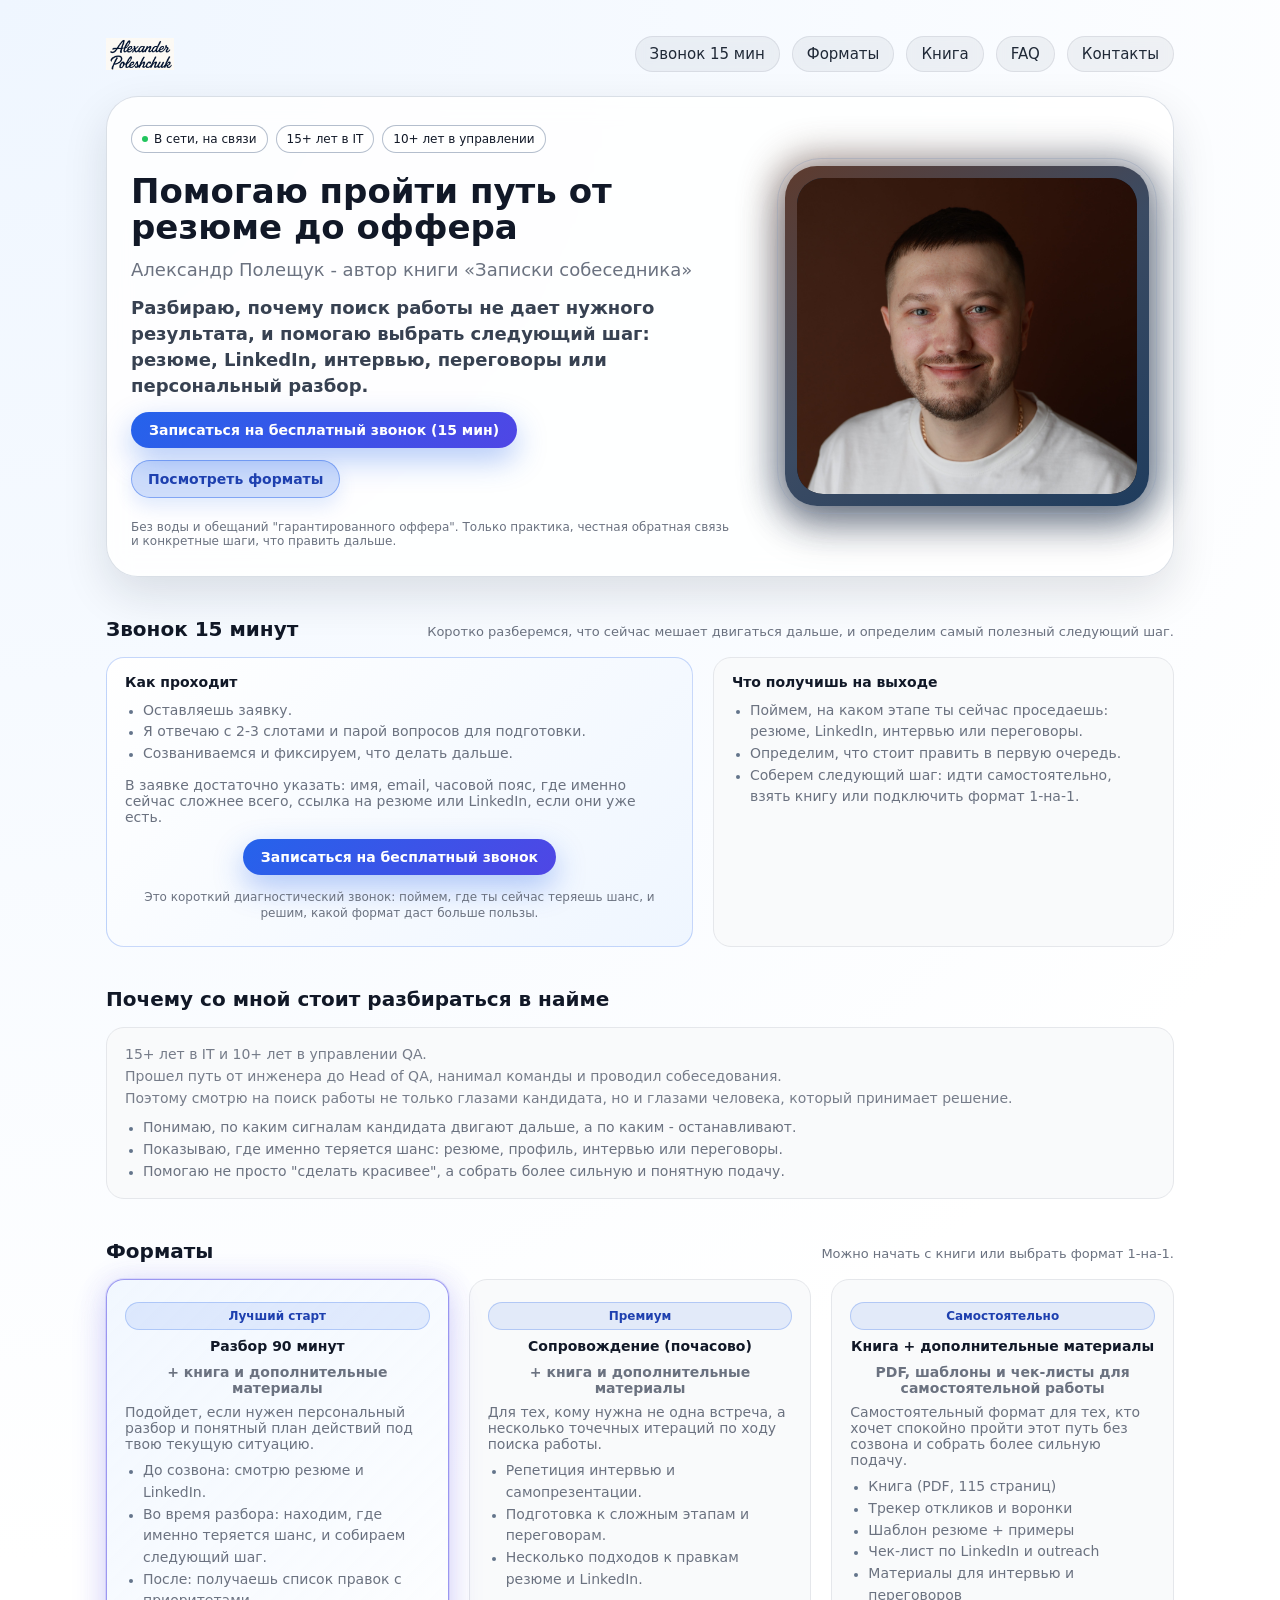
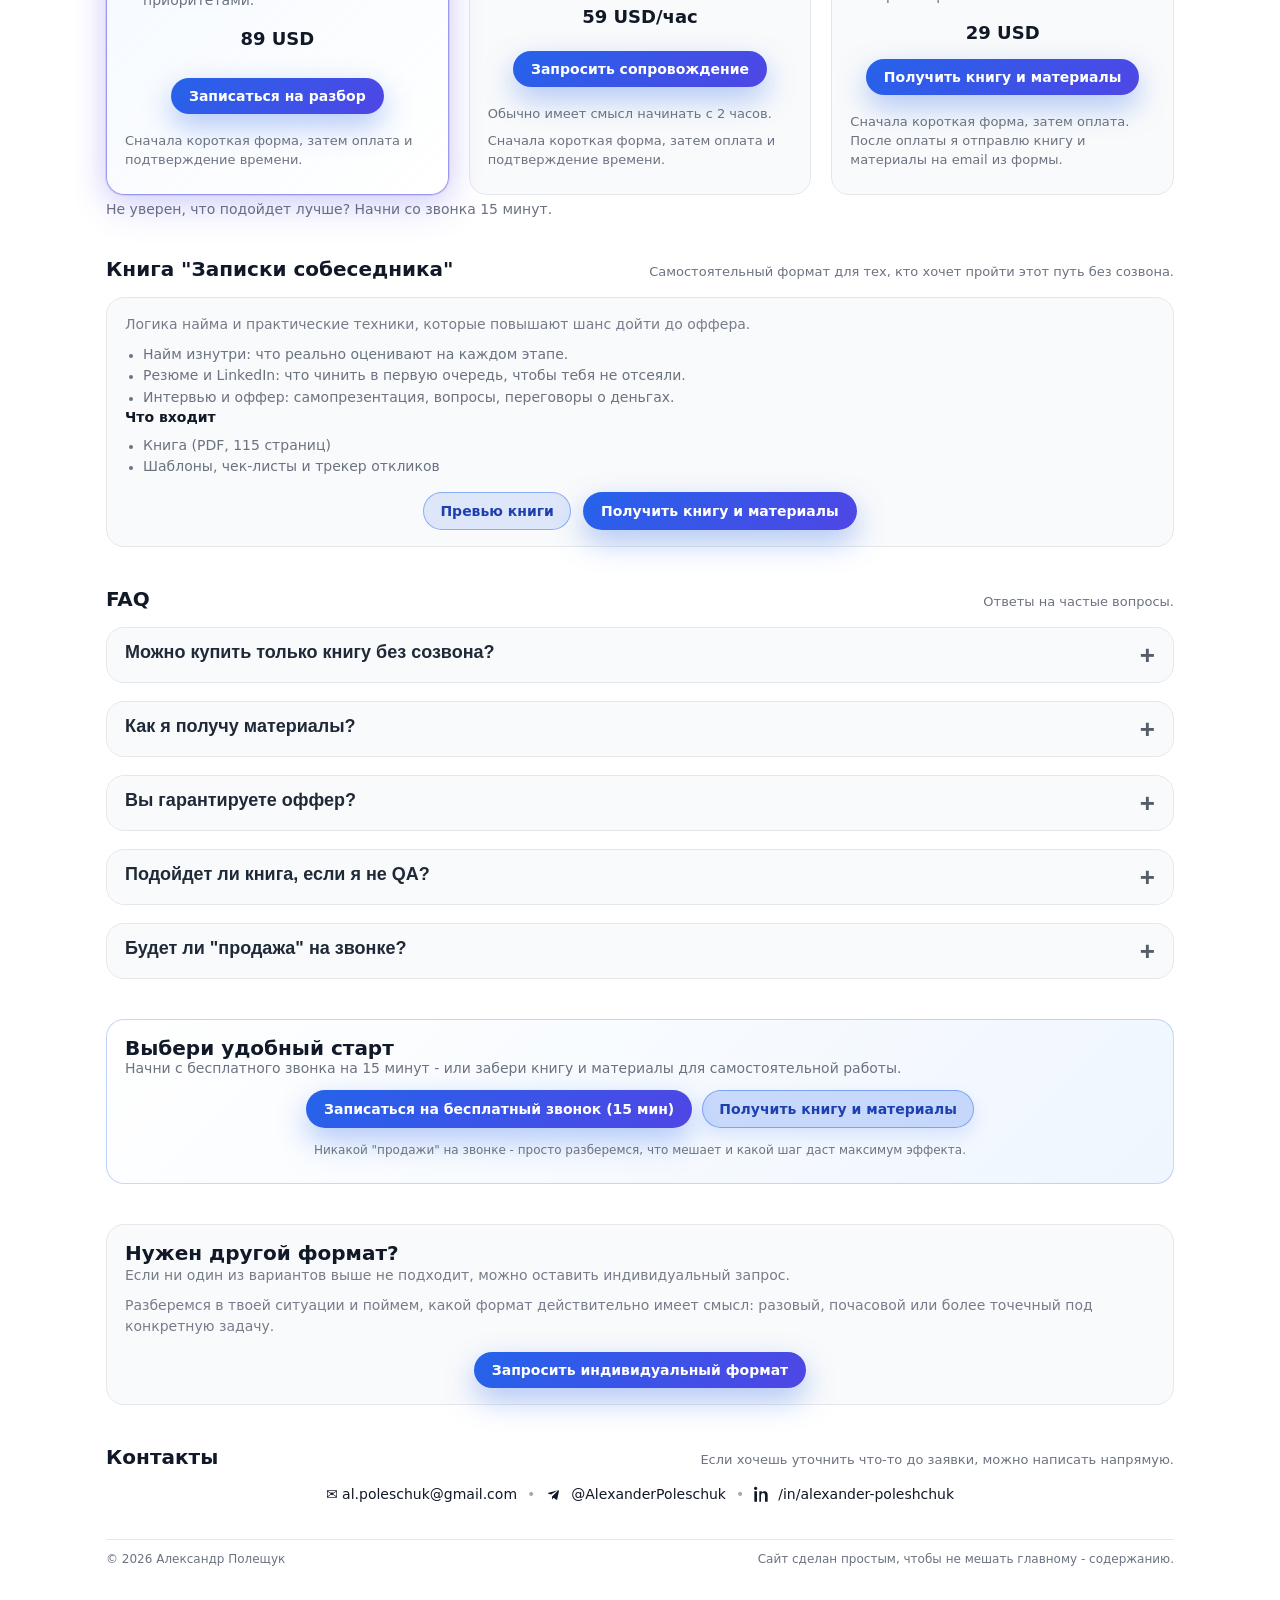
<file: index.html>
<!DOCTYPE html>
<html lang="ru">

<head>
    <meta charset="utf-8" />
    <meta content="width=device-width, initial-scale=1" name="viewport" />
    <title>Александр Полещук - собеседования в IT</title>
    <meta content="Книга и работа 1-на-1: резюме, LinkedIn, интервью, офферы и переговоры. 15-минутный звонок, форматы, FAQ." name="description" />
    <link href="assets/favicon.png" rel="icon" type="image/png" />
    <link href="assets/favicon.ico" rel="icon" type="image/x-icon" />
    <link href="https://fonts.googleapis.com" rel="preconnect" />
    <link crossorigin="" href="https://fonts.gstatic.com" rel="preconnect" />
    <link href="styles.css" rel="stylesheet" />
</head>

<body>
    <div class="page">
        <header class="header">
            <a aria-label="На верх страницы" class="logo" href="#top">
                <img alt="Alexander Poleshchuk" loading="lazy" src="assets/Logo.png" />
            </a>
            <nav aria-label="Навигация" class="nav">
                <a href="#call">Звонок 15 мин</a>
                <a href="#pricing">Форматы</a>
                <a href="#book">Книга</a>
                <a href="#faq">FAQ</a>
                <a href="#contacts">Контакты</a>
            </nav>
        </header>
        <main id="top">
            <!-- HERO -->
            <section aria-label="Вступление" class="hero">
                <div class="hero-left">
                    <div class="hero-badges">
                        <span class="badge"><span class="badge-dot"></span>В сети, на связи</span>
                        <span class="badge">15+ лет в IT</span>
                        <span class="badge">10+ лет в управлении</span>
                    </div>
                    <h1 class="hero-title">Помогаю пройти путь от резюме до оффера</h1>
                    <div class="hero-subtitle hero-badge">
                        Александр Полещук - автор книги «Записки собеседника»
                    </div>
                    <p class="hero-subtitle">
                        Разбираю, почему поиск работы не дает нужного результата, и помогаю выбрать следующий шаг:
                        резюме, LinkedIn, интервью, переговоры или персональный разбор.
                    </p>
                    <div class="hero-actions">
                        <a class="btn-primary js-lead" data-package="intro" href="https://docs.google.com/forms/d/e/1FAIpQLScP2wrfyAK4ZKMQC2ztRHx0BB3hpxBWogn9a2PL5DPcskVO_w/viewform?usp=pp_url&entry.1046882288=15-%D0%BC%D0%B8%D0%BD%D1%83%D1%82%D0%BD%D1%8B%D0%B9+%D1%81%D0%BE%D0%B7%D0%B2%D0%BE%D0%BD+(%D0%B2%D1%85%D0%BE%D0%B4%D0%BD%D0%BE%D0%B9)">Записаться на бесплатный звонок (15 мин)</a>
                        <a class="btn-secondary" href="#pricing">Посмотреть форматы</a>
                    </div>
                    <p class="hero-note">Без воды и обещаний "гарантированного оффера". Только практика, честная обратная связь и конкретные шаги, что править дальше.</p>
                </div>
                <div class="hero-right">
                    <div aria-hidden="true" class="hero-photo">
                        <div class="hero-photo-inner">
                            <img alt="Фото" loading="eager" src="assets/0F3A0094_1.JPG" />
                        </div>
                    </div>
                </div>
            </section>
            <!-- CALL 15 -->
            <section class="section" id="call">
                <div class="section-header">
                    <h2 class="section-title">Звонок 15 минут</h2>
                    <p class="section-subtitle">Коротко разберемся, что сейчас мешает двигаться дальше, и определим самый полезный следующий шаг.</p>
                </div>
                <div class="grid-2">
                    <div class="card callout-card">
                        <h3>Как проходит</h3>
                        <ul class="list">
                            <li>Оставляешь заявку.</li>
                            <li>Я отвечаю с 2-3 слотами и парой вопросов для подготовки.</li>
                            <li>Созваниваемся и фиксируем, что делать дальше.</li>
                        </ul>
                        <p class="mini-note">В заявке достаточно указать: имя, email, часовой пояс, где именно сейчас сложнее всего, ссылка на резюме или LinkedIn, если они уже есть.</p>
                        <div class="card-actions">
                            <a class="btn-primary js-lead" data-package="intro" href="https://docs.google.com/forms/d/e/1FAIpQLScP2wrfyAK4ZKMQC2ztRHx0BB3hpxBWogn9a2PL5DPcskVO_w/viewform?usp=pp_url&entry.1046882288=15-%D0%BC%D0%B8%D0%BD%D1%83%D1%82%D0%BD%D1%8B%D0%B9+%D1%81%D0%BE%D0%B7%D0%B2%D0%BE%D0%BD+(%D0%B2%D1%85%D0%BE%D0%B4%D0%BD%D0%BE%D0%B9)">Записаться на бесплатный звонок</a>
                        </div>
                        <p class="form-hint">
                            Это короткий диагностический звонок: поймем, где ты сейчас теряешь шанс, и решим, какой формат даст больше пользы.
                        </p>
                    </div>
                    <div class="card">
                        <h3>Что получишь на выходе</h3>
                        <ul class="list">
                            <li>Поймем, на каком этапе ты сейчас проседаешь: резюме, LinkedIn, интервью или переговоры.</li>
                            <li>Определим, что стоит править в первую очередь.</li>
                            <li>Соберем следующий шаг: идти самостоятельно, взять книгу или подключить формат 1-на-1.</li>
                        </ul>
                    </div>
                </div>
            </section>
            <!-- WHY ME -->
            <section class="section" id="about">
                <div class="section-header">
                    <h2 class="section-title">Почему со мной стоит разбираться в найме</h2>
                </div>
                <div class="grid-1">
                    <div class="card">
                        <p class="lead">
                            15+ лет в IT и 10+ лет в управлении QA.<br>
                            Прошел путь от инженера до Head of QA, нанимал команды и проводил собеседования.<br>
                            Поэтому смотрю на поиск работы не только глазами кандидата, но и глазами человека, который принимает решение.
                        </p>
                        <ul class="mini-list">
                            <li>Понимаю, по каким сигналам кандидата двигают дальше, а по каким - останавливают.</li>
                            <li>Показываю, где именно теряется шанс: резюме, профиль, интервью или переговоры.</li>
                            <li>Помогаю не просто "сделать красивее", а собрать более сильную и понятную подачу.</li>
                        </ul>
                    </div>
                </div>
            </section>
            <!-- PRICING -->
            <section class="section" id="pricing">
                <div class="section-header">
                    <h2 class="section-title">Форматы</h2>
                    <p class="section-subtitle">Можно начать с книги или выбрать формат 1-на-1.</p>
                </div>
                <div class="grid-3">
                    <div class="card price-card card-recommended">
                        <div class="mini-badge">Лучший старт</div>
                        <h3>Разбор 90 минут</h3>
                        <p class="compact compact-center">
                            + книга и дополнительные материалы
                        </p>
                        <p>Подойдет, если нужен персональный разбор и понятный план действий под твою текущую ситуацию.</p>
                        <ul class="mini-list">
                            <li>До созвона: смотрю резюме и LinkedIn.</li>
                            <li>Во время разбора: находим, где именно теряется шанс, и собираем следующий шаг.</li>
                            <li>После: получаешь список правок с приоритетами.</li>
                        </ul>
                        <div class="price">89 USD</div>
                        <div class="card-actions center">
                            <a class="btn-primary js-lead" data-package="consult" href="https://docs.google.com/forms/d/e/1FAIpQLSdRRjbKDZS8z15hSNNiadexPS3W1eAnpqF2Rj4VVC7tmpfbQg/viewform?usp=pp_url&entry.1046882288=%D0%9A%D0%BD%D0%B8%D0%B3%D0%B0+%2B+%D0%BA%D0%BE%D0%BD%D1%81%D1%83%D0%BB%D1%8C%D1%82%D0%B0%D1%86%D0%B8%D1%8F+(90+%D0%BC%D0%B8%D0%BD%D1%83%D1%82)">Записаться на разбор</a>
                        </div>
                        <p class="note">
                            <span class="note-line">Сначала короткая форма, затем оплата и подтверждение времени.</span>
                        </p>
                    </div>
                    <div class="card price-card">
                        <div class="mini-badge">Премиум</div>
                        <h3>Сопровождение (почасово)</h3>
                        <p class="compact compact-center">
                            + книга и дополнительные материалы
                        </p>
                        <p>Для тех, кому нужна не одна встреча, а несколько точечных итераций по ходу поиска работы.</p>
                        <ul class="mini-list">
                            <li>Репетиция интервью и самопрезентации.</li>
                            <li>Подготовка к сложным этапам и переговорам.</li>
                            <li>Несколько подходов к правкам резюме и LinkedIn.</li>
                        </ul>
                        <div class="price">59 USD/час</div>
                        <div class="card-actions center">
                            <a class="btn-primary js-lead" data-package="mentoring" href="https://docs.google.com/forms/d/e/1FAIpQLSdRRjbKDZS8z15hSNNiadexPS3W1eAnpqF2Rj4VVC7tmpfbQg/viewform?usp=pp_url&entry.1046882288=%D0%9A%D0%BD%D0%B8%D0%B3%D0%B0+%2B+%D1%81%D0%BE%D0%BF%D1%80%D0%BE%D0%B2%D0%BE%D0%B6%D0%B4%D0%B5%D0%BD%D0%B8%D0%B5+(%D0%BF%D0%BE%D1%87%D0%B0%D1%81%D0%BE%D0%B2%D0%BE)">Запросить сопровождение</a>
                        </div>
                        <p class="note">
                            <span class="note-line">Обычно имеет смысл начинать с 2 часов.</span>
                            <span class="note-line">Сначала короткая форма, затем оплата и подтверждение времени.</span>
                        </p>
                    </div>
                    <div class="card price-card">
                        <div class="mini-badge">Самостоятельно</div>
                        <h3>Книга + дополнительные материалы</h3>
                        <p class="compact compact-center">
                            PDF, шаблоны и чек-листы для самостоятельной работы
                        </p>
                        <p>Самостоятельный формат для тех, кто хочет спокойно пройти этот путь без созвона и собрать более сильную подачу.</p>
                        <ul class="mini-list">
                            <li>Книга (PDF, 115 страниц)</li>
                            <li>Трекер откликов и воронки</li>
                            <li>Шаблон резюме + примеры</li>
                            <li>Чек-лист по LinkedIn и outreach</li>
                            <li>Материалы для интервью и переговоров</li>
                        </ul>
                        <div class="price">29 USD</div>
                        <div class="card-actions center">
                            <a class="btn-primary js-book-buy" href="https://docs.google.com/forms/d/e/1FAIpQLSdRRjbKDZS8z15hSNNiadexPS3W1eAnpqF2Rj4VVC7tmpfbQg/viewform?usp=pp_url&entry.1046882288=%D0%9A%D0%BD%D0%B8%D0%B3%D0%B0+%22%D0%97%D0%B0%D0%BF%D0%B8%D1%81%D0%BA%D0%B8+%D1%81%D0%BE%D0%B1%D0%B5%D1%81%D0%B5%D0%B4%D0%BD%D0%B8%D0%BA%D0%B0%22">Получить книгу и материалы</a>
                        </div>
                        <p class="note">Сначала короткая форма, затем оплата. После оплаты я отправлю книгу и материалы на email из формы.</p>
                    </div>
                </div>
                <p class="pricing-hint">
                    Не уверен, что подойдет лучше? Начни со звонка 15 минут.
                </p>
            </section>
            <!-- BOOK -->
            <section class="section" id="book">
                <div class="section-header">
                    <h2 class="section-title">Книга "Записки собеседника"</h2>
                    <p class="section-subtitle">Самостоятельный формат для тех, кто хочет пройти этот путь без созвона.</p>
                </div>
                <div class="grid-1">
                    <div class="card">
                        <p class="lead">Логика найма и практические техники, которые повышают шанс дойти до оффера.</p>
                        <ul class="mini-list">
                            <li>Найм изнутри: что реально оценивают на каждом этапе.</li>
                            <li>Резюме и LinkedIn: что чинить в первую очередь, чтобы тебя не отсеяли.</li>
                            <li>Интервью и оффер: самопрезентация, вопросы, переговоры о деньгах.</li>
                        </ul>
                        <h3>Что входит</h3>
                        <ul class="mini-list">
                            <li>Книга (PDF, 115 страниц)</li>
                            <li>Шаблоны, чек-листы и трекер откликов</li>
                        </ul>
                        <div class="card-actions">
                            <a class="btn-secondary" href="assets/book_preview.pdf" rel="noopener" target="_blank">Превью книги</a>
                            <a class="btn-primary js-book-buy" href="https://docs.google.com/forms/d/e/1FAIpQLSdRRjbKDZS8z15hSNNiadexPS3W1eAnpqF2Rj4VVC7tmpfbQg/viewform?usp=pp_url&entry.1046882288=%D0%9A%D0%BD%D0%B8%D0%B3%D0%B0+%22%D0%97%D0%B0%D0%BF%D0%B8%D1%81%D0%BA%D0%B8+%D1%81%D0%BE%D0%B1%D0%B5%D1%81%D0%B5%D0%B4%D0%BD%D0%B8%D0%BA%D0%B0%22">Получить книгу и материалы</a>
                        </div>
                    </div>
                </div>
            </section>
            <!-- FAQ -->
            <section class="section" id="faq">
                <div class="section-header">
                    <h2 class="section-title">FAQ</h2>
                    <p class="section-subtitle">Ответы на частые вопросы.</p>
                </div>
                <div class="faq-list">
                    <div class="card collapsible-card">
                        <button class="collapse-toggle" type="button">Можно купить только книгу без созвона?</button>
                        <div class="collapse-content">
                            <p>
                                Да. Книга и дополнительные материалы - самостоятельный продукт.
                                Ты можешь спокойно пройти этот путь сам, без консультации.
                            </p>
                            <p>
                                Если позже захочешь ускориться, разбор можно будет добавить отдельно.
                            </p>
                        </div>
                    </div>
                    <div class="card collapsible-card">
                        <button class="collapse-toggle" type="button">Как я получу материалы?</button>
                        <div class="collapse-content">
                            <p>После оплаты я отправляю книгу и дополнительные материалы вручную на email из формы, обычно в течение 24 часов.</p>
                            <p>Если письмо не пришло, можно просто написать мне напрямую - я проверю и отправлю повторно.
                            </p>
                        </div>
                    </div>
                    <div class="card collapsible-card">
                        <button class="collapse-toggle" type="button">Вы гарантируете оффер?</button>
                        <div class="collapse-content">
                            <p>Нет. Я не обещаю оффер.</p>
                            <p>Моя задача - помочь тебе понять, где именно теряется шанс, что стоит усилить в первую очередь и как подойти к поиску работы сильнее и понятнее.</p>
                        </div>
                    </div>
                    <div class="card collapsible-card">
                        <button class="collapse-toggle" type="button">Подойдет ли книга, если я не QA?</button>
                        <div class="collapse-content">
                            <p>Да. Несмотря на мой основной бэкграунд в QA, сама логика книги шире:
                                сильная подача, интервью, самопрезентация, переговоры и поиск работы как система.</p>
                            <p>
                                Поэтому материалы полезны не только QA, но и другим специалистам в IT.
                            </p>
                        </div>
                    </div>
                    <div class="card collapsible-card">
                        <button class="collapse-toggle" type="button">Будет ли "продажа" на звонке?</button>
                        <div class="collapse-content">
                            <p>Нет. Звонок нужен, чтобы коротко понять ситуацию и определить, какой следующий шаг действительно имеет смысл.</p>
                            <p>
                                Если формат 1-на-1 тебе не нужен, я так и скажу.
                            </p>
                        </div>
                    </div>
                </div>
            </section>
            <section class="section" id="final-cta" aria-label="Финальный призыв">
                <div class="grid-1">
                    <div class="card callout-card cta-final">
                        <h2 class="section-title">Выбери удобный старт</h2>
                        <p class="section-subtitle">Начни с бесплатного звонка на 15 минут - или забери книгу и материалы для самостоятельной работы.</p>
                        <div class="card-actions">
                            <a class="btn-primary js-lead" data-package="intro" href="#">Записаться на бесплатный звонок (15 мин)</a>
                            <a class="btn-secondary js-lead" data-package="book" href="#">Получить книгу и материалы</a>
                        </div>
                        <p class="form-hint">Никакой "продажи" на звонке - просто разберемся, что мешает и какой шаг даст максимум эффекта.</p>
                    </div>
                </div>
            </section>
            <section class="section" id="custom-offer">
                <div class="grid-1">
                    <div class="card custom-card">
                        <h2 class="section-title">Нужен другой формат?</h2>
                        <p class="lead">
                            Если ни один из вариантов выше не подходит, можно оставить индивидуальный запрос.
                        </p>
                        <p class="lead">
                            Разберемся в твоей ситуации и поймем, какой формат действительно имеет смысл:
                            разовый, почасовой или более точечный под конкретную задачу.
                        </p>
                        <div class="card-actions center">
                            <a class="btn-primary js-lead" data-package="custom" href="#">Запросить индивидуальный формат</a>
                        </div>
                    </div>
                </div>
            </section>
            <!-- CONTACTS -->
            <section class="section" id="contacts">
                <div class="section-header">
                    <h2 class="section-title">Контакты</h2>
                    <p class="section-subtitle">Если хочешь уточнить что-то до заявки, можно написать напрямую.</p>
                </div>
                <div class="contact-wide">
                    <div class="contact-line">
                        <a href="mailto:al.poleschuk@gmail.com">✉️ al.poleschuk@gmail.com</a>
                        <span class="sep">•</span>
                        <a href="https://t.me/AlexanderPoleschuk" rel="noopener" target="_blank"><span class="icon icon-telegram" aria-hidden="true"><svg viewBox="0 0 24 24" width="22" height="22" focusable="false" aria-hidden="true">
                                    <path d="M9.4 15.4 9.2 19c.3 0 .5-.1.7-.3l1.7-1.6 3.4 2.5c.6.3 1.1.2 1.3-.6l2.3-10.8c.2-1-.4-1.4-1.2-1.1L4.7 10.3c-.9.4-.9 1-.2 1.2l3.6 1.1 8.4-5.3c.4-.3.8-.1.5.2z" fill="currentColor" /></svg></span><span>@AlexanderPoleschuk</span></a>
                        <span class="sep">•</span>
                        <a href="https://www.linkedin.com/in/alexander-poleshchuk" rel="noopener" target="_blank"><span class="icon" aria-hidden="true"><svg viewBox="0 0 24 24" width="16" height="16" focusable="false" aria-hidden="true">
                                    <path d="M4.98 3.5C4.98 4.88 3.87 6 2.5 6S0 4.88 0 3.5 1.12 1 2.5 1s2.48 1.12 2.48 2.5ZM.5 23.5h4V7.9h-4V23.5ZM8 7.9h3.8v2.1h.1c.5-1 1.8-2.1 3.8-2.1 4 0 4.8 2.6 4.8 6v9.6h-4v-8.5c0-2-.1-4.6-2.8-4.6-2.8 0-3.2 2.2-3.2 4.5v8.6H8V7.9Z" fill="currentColor" /></svg></span><span>/in/alexander-poleshchuk</span></a>
                    </div>
                </div>
            </section>
        </main>
        <footer class="footer">
            <div>© 2026 Александр Полещук</div>
            <div class="footer-note">Сайт сделан простым, чтобы не мешать главному - содержанию.</div>
        </footer>
    </div>
    <!-- LEAD MODAL -->
    <div class="modal" id="lead-modal" aria-hidden="true" role="dialog" aria-modal="true" aria-label="Заявка">
        <div class="modal-overlay" data-close="1"></div>
        <div class="modal-dialog" role="document">
            <button class="modal-close" type="button" aria-label="Закрыть">×</button>
            <div class="modal-actions">
                <a class="btn-link" id="lead-open-new" href="#" target="_blank" rel="noopener">Открыть в новом окне</a>
            </div>
            <div class="modal-body">
                <iframe id="lead-iframe" title="Заявка" loading="lazy" referrerpolicy="no-referrer-when-downgrade"></iframe>
            </div>
        </div>
    </div>
    <script>
    (function() {
        // FAQ collapsible
        document.querySelectorAll("#faq .collapsible-card").forEach(function(card) {
            var btn = card.querySelector(".collapse-toggle");
            if (!btn) return;
            btn.addEventListener("click", function() {
                card.classList.toggle("open");
            });
        });

        // Flows:
        // Paid formats -> open Google Form in current tab -> confirmation message -> payment link -> thank you
        // Free call / custom request -> open Google Form in modal
        var PACKAGE_CONFIG = {
            intro: {
                type: "modalForm",
                url: "https://docs.google.com/forms/d/e/1FAIpQLScP2wrfyAK4ZKMQC2ztRHx0BB3hpxBWogn9a2PL5DPcskVO_w/viewform?usp=pp_url&entry.1046882288=15-%D0%BC%D0%B8%D0%BD%D1%83%D1%82%D0%BD%D1%8B%D0%B9+%D1%81%D0%BE%D0%B7%D0%B2%D0%BE%D0%BD+(%D0%B2%D1%85%D0%BE%D0%B4%D0%BD%D0%BE%D0%B9)"
            },
            custom: {
                type: "modalForm",
                url: "https://docs.google.com/forms/d/e/1FAIpQLScP2wrfyAK4ZKMQC2ztRHx0BB3hpxBWogn9a2PL5DPcskVO_w/viewform?usp=pp_url&entry.1046882288=%D0%98%D0%BD%D0%B4%D0%B8%D0%B2%D0%B8%D0%B4%D1%83%D0%B0%D0%BB%D1%8C%D0%BD%D1%8B%D0%B9+%D0%B7%D0%B0%D0%BF%D1%80%D0%BE%D1%81+(%D0%BA%D0%B0%D1%81%D1%82%D0%BE%D0%BC%D0%BD%D1%8B%D0%B9+%D1%84%D0%BE%D1%80%D0%BC%D0%B0%D1%82)"
            },
            book: {
                type: "paidForm",
                url: "https://docs.google.com/forms/d/e/1FAIpQLSdRRjbKDZS8z15hSNNiadexPS3W1eAnpqF2Rj4VVC7tmpfbQg/viewform?usp=pp_url&entry.1046882288=%D0%9A%D0%BD%D0%B8%D0%B3%D0%B0+%22%D0%97%D0%B0%D0%BF%D0%B8%D1%81%D0%BA%D0%B8+%D1%81%D0%BE%D0%B1%D0%B5%D1%81%D0%B5%D0%B4%D0%BD%D0%B8%D0%BA%D0%B0%22"
            },
            consult: {
                type: "paidForm",
                url: "https://docs.google.com/forms/d/e/1FAIpQLSdRRjbKDZS8z15hSNNiadexPS3W1eAnpqF2Rj4VVC7tmpfbQg/viewform?usp=pp_url&entry.1046882288=%D0%9A%D0%BD%D0%B8%D0%B3%D0%B0+%2B+%D0%BA%D0%BE%D0%BD%D1%81%D1%83%D0%BB%D1%8C%D1%82%D0%B0%D1%86%D0%B8%D1%8F+(90+%D0%BC%D0%B8%D0%BD%D1%83%D1%82)"
            },
            mentoring: {
                type: "paidForm",
                url: "https://docs.google.com/forms/d/e/1FAIpQLSdRRjbKDZS8z15hSNNiadexPS3W1eAnpqF2Rj4VVC7tmpfbQg/viewform?usp=pp_url&entry.1046882288=%D0%9A%D0%BD%D0%B8%D0%B3%D0%B0+%2B+%D1%81%D0%BE%D0%BF%D1%80%D0%BE%D0%B2%D0%BE%D0%B6%D0%B4%D0%B5%D0%BD%D0%B8%D0%B5+(%D0%BF%D0%BE%D1%87%D0%B0%D1%81%D0%BE%D0%B2%D0%BE)"
            }
        };

        var modal = document.getElementById("lead-modal");
        var iframe = document.getElementById("lead-iframe");
        var openNew = document.getElementById("lead-open-new");

        function toEmbeddedUrl(url) {
            return url + (url.indexOf("?") >= 0 ? "&embedded=true" : "?embedded=true");
        }

        function openModal(url) {
            if (!modal || !iframe) return false;

            iframe.src = toEmbeddedUrl(url);

            if (openNew) {
                openNew.href = url;
            }

            modal.classList.add("is-open");
            modal.setAttribute("aria-hidden", "false");
            document.body.classList.add("modal-open");
            return true;
        }

        function closeModal() {
            if (!modal) return;

            modal.classList.remove("is-open");
            modal.setAttribute("aria-hidden", "true");
            document.body.classList.remove("modal-open");

            if (iframe) {
                iframe.src = "about:blank";
            }
        }

        if (modal) {
            modal.querySelectorAll("[data-close='1'], .modal-close").forEach(function(el) {
                el.addEventListener("click", function() {
                    closeModal();
                });
            });

            document.addEventListener("keydown", function(e) {
                if (e.key === "Escape") closeModal();
            });
        }

        function openPackage(pkg) {
            var config = PACKAGE_CONFIG[pkg] || PACKAGE_CONFIG.intro;

            if (config.type === "paidForm") {
                window.location.href = config.url;
                return;
            }

            if (config.type === "modalForm") {
                var opened = openModal(config.url);
                if (!opened) {
                    var w = window.open(config.url, "_blank");
                    if (w) {
                        w.opener = null;
                        w.focus();
                    } else {
                        window.location.href = config.url;
                    }
                }
            }
        }

        document.querySelectorAll(".js-lead").forEach(function(el) {
            el.addEventListener("click", function(e) {
                e.preventDefault();
                openPackage(el.getAttribute("data-package") || "intro");
            });
        });

        document.querySelectorAll(".js-book-buy").forEach(function(el) {
            el.addEventListener("click", function(e) {
                e.preventDefault();
                openPackage("book");
            });
        });
    })();
    </script>
</body>

</html>
</file>
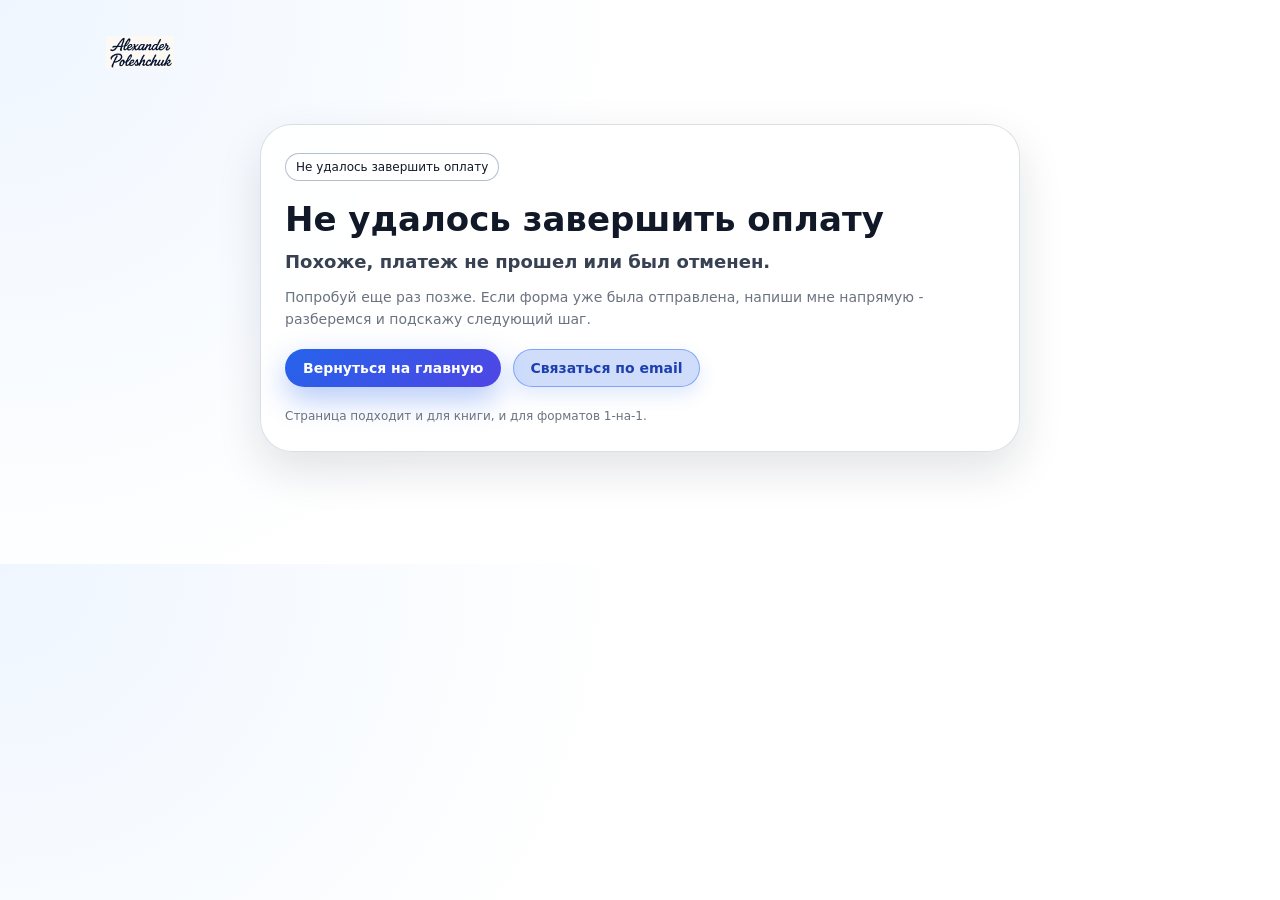
<file: payment-unsuccessful.html>
<!DOCTYPE html>
<html lang="ru">
<head>
  <meta charset="utf-8" />
  <meta name="viewport" content="width=device-width, initial-scale=1" />
  <title>Оплата не прошла</title>
  <link href="assets/favicon.png" rel="icon" type="image/png" />
  <link href="assets/favicon.ico" rel="icon" type="image/x-icon" />
  <link href="https://fonts.googleapis.com" rel="preconnect" />
  <link crossorigin="" href="https://fonts.gstatic.com" rel="preconnect" />
  <link href="styles.css" rel="stylesheet" />
</head>
<body>
  <div class="page">
    <header class="header">
      <a aria-label="Вернуться на главную" class="logo" href="./index.html">
        <img alt="Alexander Poleshchuk" loading="lazy" src="assets/Logo.png" />
      </a>
    </header>

    <main class="thankyou-page">
      <div class="thankyou-wrap">
        <section class="hero thankyou-hero" aria-label="Оплата не прошла">
          <div class="hero-left thankyou-content">
            <div class="hero-badges">
              <span class="badge">Не удалось завершить оплату</span>
            </div>
            <h1 class="hero-title">Не удалось завершить оплату</h1>
            <p class="hero-subtitle">Похоже, платеж не прошел или был отменен.</p>
            <p class="hero-context">Попробуй еще раз позже. Если форма уже была отправлена, напиши мне напрямую - разберемся и подскажу следующий шаг.</p>
            <div class="hero-actions">
              <a class="btn-primary" href="./index.html">Вернуться на главную</a>
              <a class="btn-secondary" href="mailto:al.poleschuk@gmail.com">Связаться по email</a>
            </div>
            <p class="hero-note">Страница подходит и для книги, и для форматов 1-на-1.</p>
          </div>
        </section>
      </div>
    </main>
  </div>
</body>
</html>
</file>
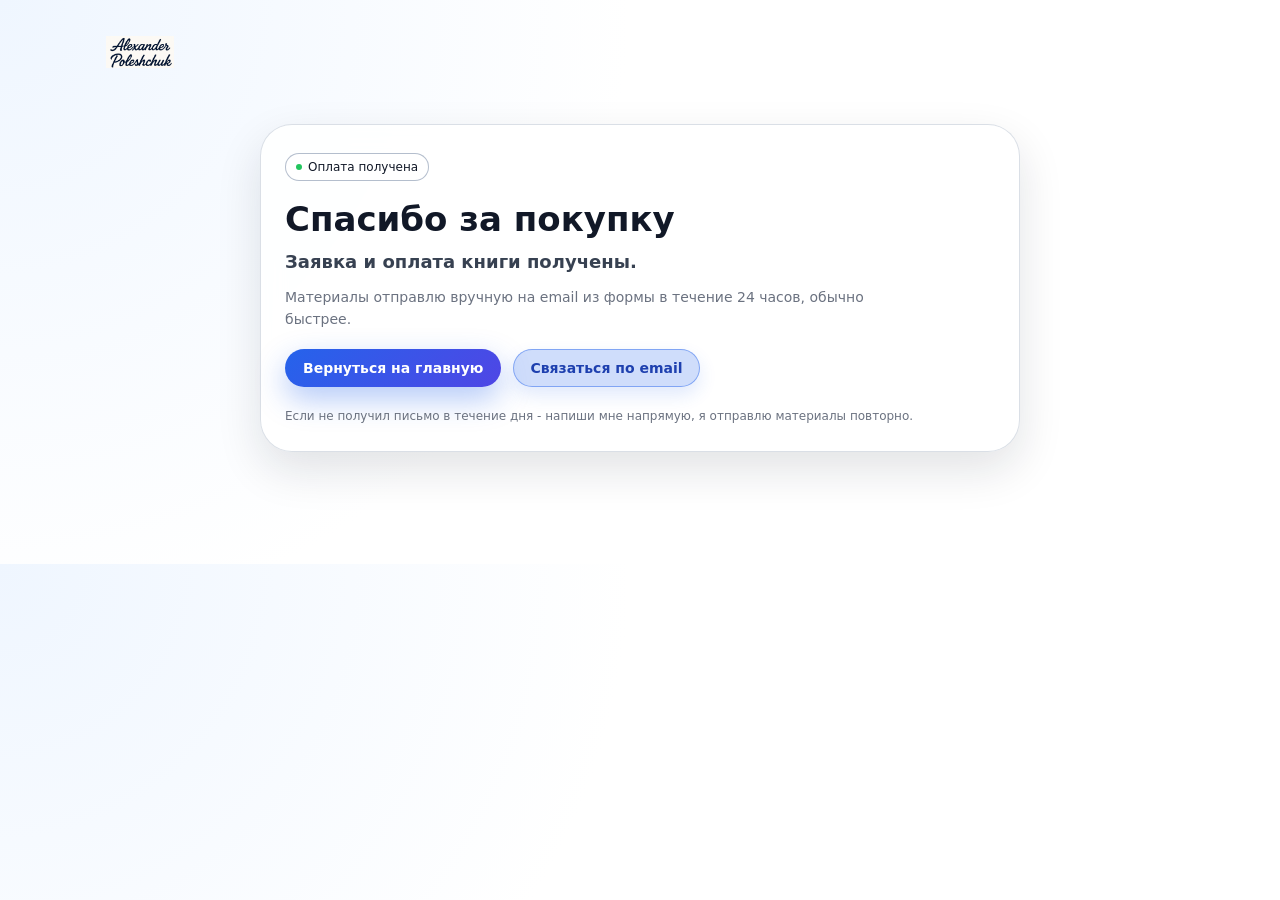
<file: thank-you-book.html>
<!DOCTYPE html>
<html lang="ru">
<head>
  <meta charset="utf-8" />
  <meta name="viewport" content="width=device-width, initial-scale=1" />
  <title>Спасибо за покупку</title>
  <link href="assets/favicon.png" rel="icon" type="image/png" />
  <link href="assets/favicon.ico" rel="icon" type="image/x-icon" />
  <link href="https://fonts.googleapis.com" rel="preconnect" />
  <link crossorigin="" href="https://fonts.gstatic.com" rel="preconnect" />
  <link href="styles.css" rel="stylesheet" />
</head>
<body>
  <div class="page">
    <header class="header">
      <a aria-label="Вернуться на главную" class="logo" href="./index.html">
        <img alt="Alexander Poleshchuk" loading="lazy" src="assets/Logo.png" />
      </a>
    </header>

    <main class="thankyou-page">
      <div class="thankyou-wrap">
        <section class="hero thankyou-hero" aria-label="Спасибо за покупку">
          <div class="hero-left thankyou-content">
            <div class="hero-badges">
              <span class="badge"><span class="badge-dot"></span>Оплата получена</span>
            </div>
            <h1 class="hero-title">Спасибо за покупку</h1>
            <p class="hero-subtitle">Заявка и оплата книги получены.</p>
            <p class="hero-context">Материалы отправлю вручную на email из формы в течение 24 часов, обычно быстрее.</p>
            <div class="hero-actions">
              <a class="btn-primary" href="./index.html">Вернуться на главную</a>
              <a class="btn-secondary" href="mailto:al.poleschuk@gmail.com">Связаться по email</a>
            </div>
            <p class="hero-note">Если не получил письмо в течение дня - напиши мне напрямую, я отправлю материалы повторно.</p>
          </div>
        </section>
      </div>
    </main>
  </div>
</body>
</html>
</file>
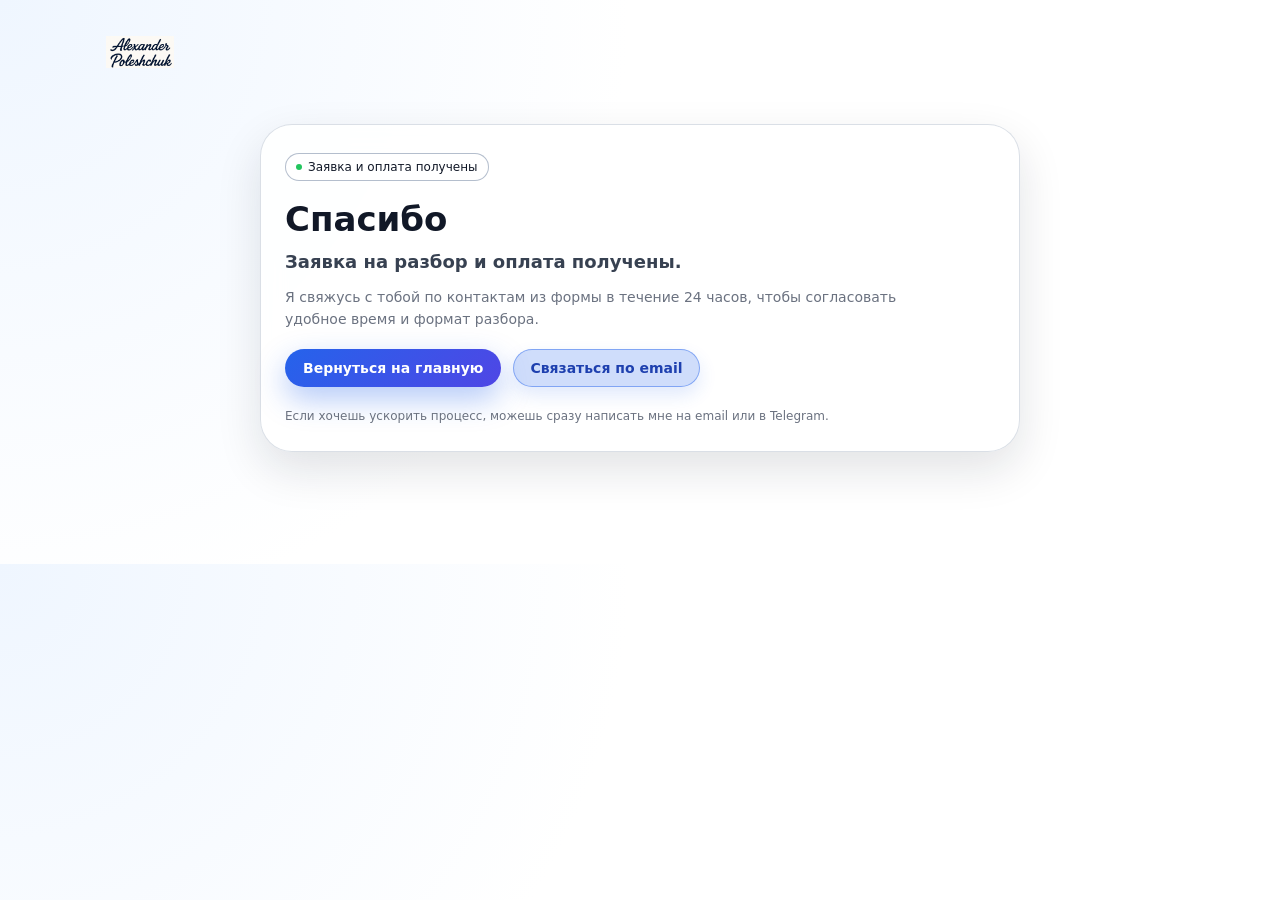
<file: thank-you-consult.html>
<!DOCTYPE html>
<html lang="ru">
<head>
  <meta charset="utf-8" />
  <meta name="viewport" content="width=device-width, initial-scale=1" />
  <title>Спасибо за оплату</title>
  <link href="assets/favicon.png" rel="icon" type="image/png" />
  <link href="assets/favicon.ico" rel="icon" type="image/x-icon" />
  <link href="https://fonts.googleapis.com" rel="preconnect" />
  <link crossorigin="" href="https://fonts.gstatic.com" rel="preconnect" />
  <link href="styles.css" rel="stylesheet" />
</head>
<body>
  <div class="page">
    <header class="header">
      <a aria-label="Вернуться на главную" class="logo" href="./index.html">
        <img alt="Alexander Poleshchuk" loading="lazy" src="assets/Logo.png" />
      </a>
    </header>

    <main class="thankyou-page">
      <div class="thankyou-wrap">
        <section class="hero thankyou-hero" aria-label="Спасибо за заявку">
          <div class="hero-left thankyou-content">
            <div class="hero-badges">
              <span class="badge"><span class="badge-dot"></span>Заявка и оплата получены</span>
            </div>
            <h1 class="hero-title">Спасибо</h1>
            <p class="hero-subtitle">Заявка на разбор и оплата получены.</p>
            <p class="hero-context">Я свяжусь с тобой по контактам из формы в течение 24 часов, чтобы согласовать удобное время и формат разбора.</p>
            <div class="hero-actions">
              <a class="btn-primary" href="./index.html">Вернуться на главную</a>
              <a class="btn-secondary" href="mailto:al.poleschuk@gmail.com">Связаться по email</a>
            </div>
            <p class="hero-note">Если хочешь ускорить процесс, можешь сразу написать мне на email или в Telegram.</p>
          </div>
        </section>
      </div>
    </main>
  </div>
</body>
</html>
</file>
<file: styles.css>
:root {
    --bg: #ffffff;
    --text: #111827;
    --muted: #6b7280;
    --border: #e5e7eb;
    --card-bg: #f9fafb;
    --shadow-soft: 0 18px 45px rgba(15, 23, 42, 0.12);

    --text-sm: 13px;
    --text-md: 14px;
    --text-lead: 15px;
}

* {
    box-sizing: border-box;
}

html {
    scroll-behavior: smooth;
}

body {
    margin: 0;
    font-family: "Inter", system-ui, -apple-system, BlinkMacSystemFont, "Segoe UI", sans-serif;
    background: radial-gradient(circle at top left, #eff6ff 0, #ffffff 45%);
    color: var(--text);
    -webkit-font-smoothing: antialiased;
}

a {
    color: #071b36;
    text-decoration: none;
}

a:hover {
    text-decoration: underline;
}

.page {
    max-width: 1100px;
    margin: 0 auto;
    padding: 24px 16px 56px;
}

/* Header */

.header {
    display: flex;
    align-items: center;
    justify-content: space-between;
    padding: 12px 0 24px;
}

.logo {
    display: flex;
    align-items: center;
}

.logo img {
    height: 32px;
    width: auto;
    display: block;
}

.nav {
    display: flex;
    flex: 1;
    margin-left: 36px;
    justify-content: flex-end;
    gap: 12px;
    flex-wrap: wrap;
}

.nav a {
    font-size: 15px;
    font-weight: 500;
    padding: 8px 14px;
    border-radius: 999px;
    background: rgba(15, 23, 42, 0.05);
    color: #1f2937;
    border: 1px solid rgba(15, 23, 42, 0.08);
    backdrop-filter: blur(4px);
    transition: all 0.22s ease;
}

.nav a:hover {
    background: rgba(37, 99, 235, 0.12);
    border-color: rgba(37, 99, 235, 0.35);
    transform: translateY(-1px);
    text-decoration: none;
}

.nav a:active {
    transform: scale(0.97);
}

/* Hero */

.hero {
    display: grid;
    grid-template-columns: minmax(0, 3.2fr) minmax(0, 2fr);
    gap: 32px;
    align-items: center;
    padding: 28px 24px;
    background: rgba(255, 255, 255, 0.85);
    border-radius: 32px;
    box-shadow: var(--shadow-soft);
    border: 1px solid rgba(148, 163, 184, 0.35);
    backdrop-filter: blur(12px);
}

.hero-badges {
    display: flex;
    flex-wrap: wrap;
    gap: 8px;
    margin-bottom: 20px;
}

.badge {
    font-size: 12px;
    padding: 6px 10px;
    border-radius: 999px;
    border: 1px solid rgba(148, 163, 184, 0.7);
    background: #ffffff;
    color: #111827;
    display: inline-flex;
    align-items: center;
    gap: 6px;
}

.badge-dot {
    width: 6px;
    height: 6px;
    border-radius: 999px;
    background: #22c55e;
}

.hero-title {
    font-size: 34px;
    line-height: 1.06;
    margin: 0 0 12px;
}

.hero-subtitle {
    font-size: 18px;
    color: #374151;
    font-weight: 600;
    line-height: 1.45;
    margin: 0 0 12px;
}

.hero-badge {
    font-weight: 500;
    color: var(--muted);
}

.hero-context {
    font-size: 14px;
    color: var(--muted);
    line-height: 1.55;
    margin: 0 0 18px;
}

.hero-actions {
    display: flex;
    flex-wrap: wrap;
    gap: 12px;
    margin-bottom: 22px;
}

.btn-primary {
    border-radius: 999px;
    background: linear-gradient(135deg, #2563eb, #4f46e5);
    color: #ffffff;
    padding: 10px 18px;
    font-size: 14px;
    font-weight: 600;
    border: 0;
    cursor: pointer;
    display: inline-flex;
    align-items: center;
    justify-content: center;
    gap: 8px;
    text-decoration: none;
    box-shadow: 0 12px 30px rgba(37, 99, 235, 0.35);
    transition: transform 0.18s ease, box-shadow 0.18s ease;
}

.btn-primary:hover {
    transform: translateY(-1px);
    box-shadow: 0 16px 40px rgba(37, 99, 235, 0.45);
    text-decoration: none;
}

.btn-secondary {
    border-radius: 999px;
    background: rgba(37, 99, 235, 0.22);
    color: #1e40af;
    padding: 10px 16px;
    font-size: 14px;
    font-weight: 700;
    border: 1px solid rgba(37, 99, 235, 0.45);
    cursor: pointer;
    display: inline-flex;
    align-items: center;
    justify-content: center;
    gap: 8px;
    text-decoration: none;
    transition: transform 0.18s ease, background 0.18s ease, box-shadow 0.18s ease;
    box-shadow: 0 8px 18px rgba(37, 99, 235, 0.14);
}

.btn-secondary:hover {
    transform: translateY(-1px);
    text-decoration: none;
    background: rgba(37, 99, 235, 0.14);
    box-shadow: 0 10px 22px rgba(37, 99, 235, 0.14);
}

.btn-link {
    display: inline-flex;
    align-items: center;
    padding: 10px 6px;
    font-size: 14px;
    font-weight: 600;
    color: #1f2937;
    border-radius: 12px;
    transition: background 0.18s ease;
}

.btn-link:hover {
    background: rgba(37, 99, 235, 0.08);
    text-decoration: none;
}

.hero-note {
    font-size: 12px;
    color: var(--muted);
    margin: 14px 0 0;
}

/* Photo frame */

.hero-right {
    display: flex;
    justify-content: flex-end;
}

.hero-photo {
    position: relative;
    width: 96%;
    max-width: 530px;
    height: clamp(270px, 30vw, 340px);
    border-radius: 32px;
    background: linear-gradient(145deg, #5e3b2e 0%, #3b4b63 50%, #1f3c5d 100%);
    box-shadow: 0 20px 40px rgba(15, 23, 42, 0.35);
    overflow: visible;
}

.hero-photo::after {
    content: "";
    position: absolute;
    inset: -8px;
    border-radius: 44px;
    border: 1px solid rgba(148, 163, 184, 0.45);
    pointer-events: none;
}

.hero-photo::before {
    content: "";
    position: absolute;
    inset: -10px;
    border-radius: 40px;
    background: linear-gradient(145deg, #5e3b2e 0%, #3b4b63 50%, #1f3c5d 100%);
    filter: blur(18px);
    opacity: 0.55;
    z-index: -1;
}

.hero-photo-inner {
    position: absolute;
    inset: 12px;
    border-radius: 26px;
    background: linear-gradient(145deg, #1f2937, #111827);
    overflow: hidden;
}

.hero-photo-inner img {
    width: 100%;
    height: 100%;
    object-fit: cover;
    border-radius: 26px;
}

/* Sections */

.section {
    margin-top: 40px;
}

.section-header {
    display: flex;
    justify-content: space-between;
    align-items: baseline;
    gap: 12px;
    margin-bottom: 16px;
}

.section-title {
    font-size: 20px;
    font-weight: 700;
    margin: 0;
}

.section-subtitle {
    font-size: var(--text-sm);
    color: var(--muted);
    margin: 0;
}

.grid-2 {
    display: grid;
    grid-template-columns: minmax(0, 1.4fr) minmax(0, 1.1fr);
    gap: 20px;
}

.grid-1 {
    display: grid;
    grid-template-columns: 1fr;
    gap: 16px;
}

.grid-3 {
    display: grid;
    grid-template-columns: repeat(3, minmax(0, 1fr));
    gap: 20px;
}

.card {
    background: var(--card-bg);
    border-radius: 18px;
    border: 1px solid var(--border);
    padding: 16px 18px;
}

.card h3 {
    margin: 0 0 10px;
    font-size: var(--text-md);
}

.card p {
    margin: 0 0 8px;
    font-size: var(--text-md);
    color: var(--muted);
}

.note {
    margin: 18px 0 0;
    font-size: var(--text-sm);
    line-height: 1.45;
    color: var(--muted);
}

.hint {
    margin: 18px 0 0;
    font-size: var(--text-sm);
    line-height: 1.45;
    color: var(--muted);
}

.mini-note {
    margin: 22px 0 10px;
    padding-top: 12px;
    border-top: none;
    font-size: var(--text-sm);
    color: var(--muted);
}

.note-line {
    display: block;
}

.note-line+.note-line {
    margin-top: 8px;
}

.footer-note {
    text-align: right;
}

.compact {
    margin: 0 0 8px;
    font-size: var(--text-md);
    font-weight: 600;
    color: var(--muted);
}

.compact-center {
    text-align: center;
}

.lead {
    margin: 0 0 12px;
    font-size: var(--text-lead);
    line-height: 1.55;
    color: var(--text);
    opacity: 0.92;
}

.book-note {
    font-size: 13px;
    line-height: 1.4;
    color: var(--muted);
    opacity: 0.85;
    margin-top: 6px;
}

.card-actions {
    display: flex;
    flex-wrap: wrap;
    gap: 12px;
    margin-top: 14px;
    justify-content: center;
}

.callout-card {
    background: linear-gradient(135deg, #ffffff, #eff6ff);
    border-color: rgba(37, 99, 235, 0.25);
}

/* Pricing */

.price {
    font-size: 18px;
    font-weight: 800;
    text-align: center;
    margin: 16px 0 16px;
    color: #111827;
}

.price-card {
    padding-top: 22px;
    padding-bottom: 24px;
    display: flex;
    flex-direction: column;
    align-items: stretch;
    text-align: center;
}

.price-card .btn-primary,
.price-card .btn-secondary {
    width: fit-content;
    margin: 0 auto;
}

.price-card .note {
    margin: 18px 0 0;
    font-size: var(--text-sm);
    line-height: 1.45;
    color: var(--muted);
}

.pricing-hint {
    margin: 6px 0 18px;
    font-size: var(--text-md);
    color: var(--muted);
}

.card-recommended {
    border-color: rgba(79, 70, 229, 0.55);
    background: linear-gradient(135deg, rgba(239, 246, 255, 0.85), #ffffff);
    box-shadow:
        0 14px 36px rgba(79, 70, 229, 0.16),
        0 0 0 1px rgba(79, 70, 229, 0.12),
        0 0 28px rgba(79, 70, 229, 0.14);
    position: relative;
}

.card-premium {
    border-color: rgba(37, 99, 235, 0.55);
    background: linear-gradient(135deg, rgba(239, 246, 255, 0.75), #ffffff);
    box-shadow: 0 14px 36px rgba(37, 99, 235, 0.14);
    position: relative;
}

.mini-badge {
    display: inline-flex;
    align-items: center;
    justify-content: center;
    font-size: 12px;
    font-weight: 700;
    padding: 6px 10px;
    border-radius: 999px;
    background: rgba(37, 99, 235, 0.1);
    border: 1px solid rgba(37, 99, 235, 0.25);
    color: #1e40af;
    margin-bottom: 8px;
}

/* FAQ */

.faq-list {
    display: flex;
    flex-direction: column;
    gap: 18px;
}

.collapsible-card {
    padding: 0;
}

.collapse-toggle {
    width: 100%;
    text-align: left;
    padding: 14px 18px;
    font-size: 18px;
    font-weight: 700;
    border: none;
    background: var(--card-bg);
    border-radius: 18px;
    cursor: pointer;
    color: #1f2937;
    transition: background 0.2s ease;
}

.collapse-toggle:hover {
    background: rgba(37, 99, 235, 0.06);
}

.collapse-toggle::after {
    content: "+";
    float: right;
    font-weight: 900;
    font-size: 26px;
    line-height: 26px;
    opacity: 0.75;
}

.collapsible-card.open .collapse-toggle::after {
    content: "−";
    font-weight: 900;
    font-size: 28px;
    line-height: 28px;
    opacity: 0.85;
}

.collapse-content {
    display: none;
    padding: 0 18px 0;
    border-top: 1px solid var(--border);
    background: var(--card-bg);
    border-radius: 0 0 18px 18px;
}

.collapsible-card.open .collapse-content {
    display: block;
    padding: 16px 18px 20px;
}

.collapse-content p {
    margin: 0;
    font-size: 14px;
    line-height: 1.7;
    color: var(--muted);
}

/* Contacts */

.contact-wide {
    width: 100%;
    display: flex;
    flex-direction: column;
    gap: 10px;
}

.contact-line {
    width: 100%;
    display: flex;
    flex-wrap: wrap;
    align-items: center;
    justify-content: center;
    gap: 10px;
    font-size: 14px;
}

.contact-line a {
    display: inline-flex;
    align-items: center;
    gap: 8px;
    color: var(--text);
    text-decoration: none;
}

.icon {
    display: inline-flex;
    align-items: center;
    justify-content: center;
    width: 16px;
    height: 16px;
}

.icon-telegram {
    width: 18px;
    height: 18px;
}

.icon svg {
    display: block;
}

.contact-line a:hover {
    text-decoration: underline;
}

.contact-line .sep {
    color: var(--muted);
    opacity: 0.6;
}

/* Footer */

.footer {
    margin-top: 36px;
    font-size: 12px;
    color: var(--muted);
    display: flex;
    justify-content: space-between;
    gap: 12px;
    border-top: 1px solid var(--border);
    padding-top: 12px;
}

.footer-links {
    display: flex;
    flex-wrap: wrap;
    gap: 12px;
    justify-content: flex-end;
}

.footer-links a {
    color: var(--muted);
    text-decoration: none;
}

.footer-links a:hover {
    text-decoration: underline;
}

.card .form-hint {
    margin-top: 14px;
    font-size: 12px;
    line-height: 1.4;
    color: #6b7280;
    text-align: center;
}

/* Focus */

a:focus-visible,
button:focus-visible,
.btn-primary:focus-visible,
.btn-secondary:focus-visible,
.nav a:focus-visible,
.collapse-toggle:focus-visible {
    outline: 2px solid #2563eb;
    outline-offset: 3px;
}

/* Responsive */

/* Responsive */

@media (max-width: 960px) {
    .grid-3 {
        grid-template-columns: minmax(0, 1fr);
    }
}

@media (max-width: 800px) {
    .header {
        flex-direction: column;
        align-items: flex-start;
        gap: 8px;
    }

    .nav {
        margin-left: 0;
        justify-content: flex-start;
    }

    .nav a {
        font-size: 14px;
        padding: 7px 11px;
    }

    .hero {
        grid-template-columns: minmax(0, 1fr);
        padding: 20px 16px;
    }

    .hero-right {
        justify-content: flex-start;
    }

    .hero-photo {
        max-width: 100%;
        height: 260px;
    }

    .grid-2 {
        grid-template-columns: minmax(0, 1fr);
    }

    .footer {
        flex-direction: column;
        gap: 6px;
    }

    .footer-note {
        text-align: left;
    }
}

/* ===== Consistent bullets (native marker, smaller than text) ===== */
.list,
.mini-list {
    list-style: disc;
    padding-left: 18px;
    margin: 8px 0 0;
    color: var(--muted);
    font-size: var(--text-md);
    line-height: 1.55;
}

.mini-list {
    margin-top: 0;
}

.list li,
.mini-list li {
    margin: 0;
}

.list li::marker,
.mini-list li::marker {
    font-size: 0.85em;
    color: #64748b;
}

/* ===== Local spacing tweaks ===== */
#call .mini-list {
    margin-bottom: 0;
}

#call .hint {
    margin-top: 26px;
}

#book .lead+.lead {
    margin-top: 22px;
}

#book .mini-list+.lead {
    margin-top: 22px;
}

#book .btn-secondary {
    background: rgba(37, 99, 235, 0.12);
    box-shadow: none;
}

/* ===== Thank you pages ===== */
.thankyou-page {
    padding: 32px 0 56px;
}

.thankyou-wrap {
    width: 100%;
}

.thankyou-hero {
    grid-template-columns: 1fr;
    max-width: 760px;
    margin: 0 auto;
}

.thankyou-content {
    max-width: 640px;
}

/* ===== Mobile micro-tweaks ===== */
@media (max-width: 480px) {
    .hero-actions {
        flex-direction: column;
    }

    .hero-actions .btn-primary,
    .hero-actions .btn-secondary {
        width: 100%;
        justify-content: center;
    }

    .hero-actions .btn-secondary {
        opacity: 0.92;
    }

    .hero-photo {
        width: 100%;
        max-width: 100%;
        height: 220px;
    }

    .hero-right {
        justify-content: flex-start;
    }

    .hero-subtitle {
        max-width: 32ch;
    }

    #call .grid-2>.card:nth-child(2) .list li:nth-child(3) {
        margin-bottom: 12px;
    }
}

/* Modal (Lead form) */
body.modal-open {
    overflow: hidden;
}

.modal {
    position: fixed;
    inset: 0;
    display: none;
    z-index: 80;
}

.modal.is-open {
    display: block;
}

.modal-overlay {
    position: absolute;
    inset: 0;
    background: rgba(15, 23, 42, 0.55);
    backdrop-filter: blur(2px);
}

.modal-dialog {
    position: relative;
    width: min(980px, calc(100% - 24px));
    height: min(86vh, 820px);
    margin: 6vh auto 0;
    background: #ffffff;
    border-radius: 22px;
    border: 1px solid rgba(148, 163, 184, 0.45);
    box-shadow: 0 24px 70px rgba(15, 23, 42, 0.35);
    overflow: hidden;
}

.modal-body {
    height: 100%;
}

.modal-body iframe {
    width: 100%;
    height: 100%;
    border: 0;
}

.modal-close {
    position: absolute;
    top: 10px;
    right: 12px;
    width: 38px;
    height: 38px;
    border-radius: 999px;
    border: 1px solid rgba(15, 23, 42, 0.12);
    background: rgba(255, 255, 255, 0.92);
    cursor: pointer;
    font-size: 22px;
    line-height: 34px;
    font-weight: 900;
    color: #0f172a;
    z-index: 2;
}

.modal-close:hover {
    background: rgba(37, 99, 235, 0.08);
}

.modal-actions {
    position: absolute;
    top: 10px;
    left: 12px;
    z-index: 2;
}

.modal-actions .btn-link {
    background: rgba(255, 255, 255, 0.92);
    border: 1px solid rgba(15, 23, 42, 0.12);
    padding: 8px 10px;
    border-radius: 999px;
}

/* Final CTA */
.cta-final .card-actions {
    flex-wrap: wrap;
    gap: 10px;
}

.price-card ul,
.price-card p:not(.compact) {
    text-align: left;
}

.price-card .card-actions {
    margin-top: auto;
}
</file>
